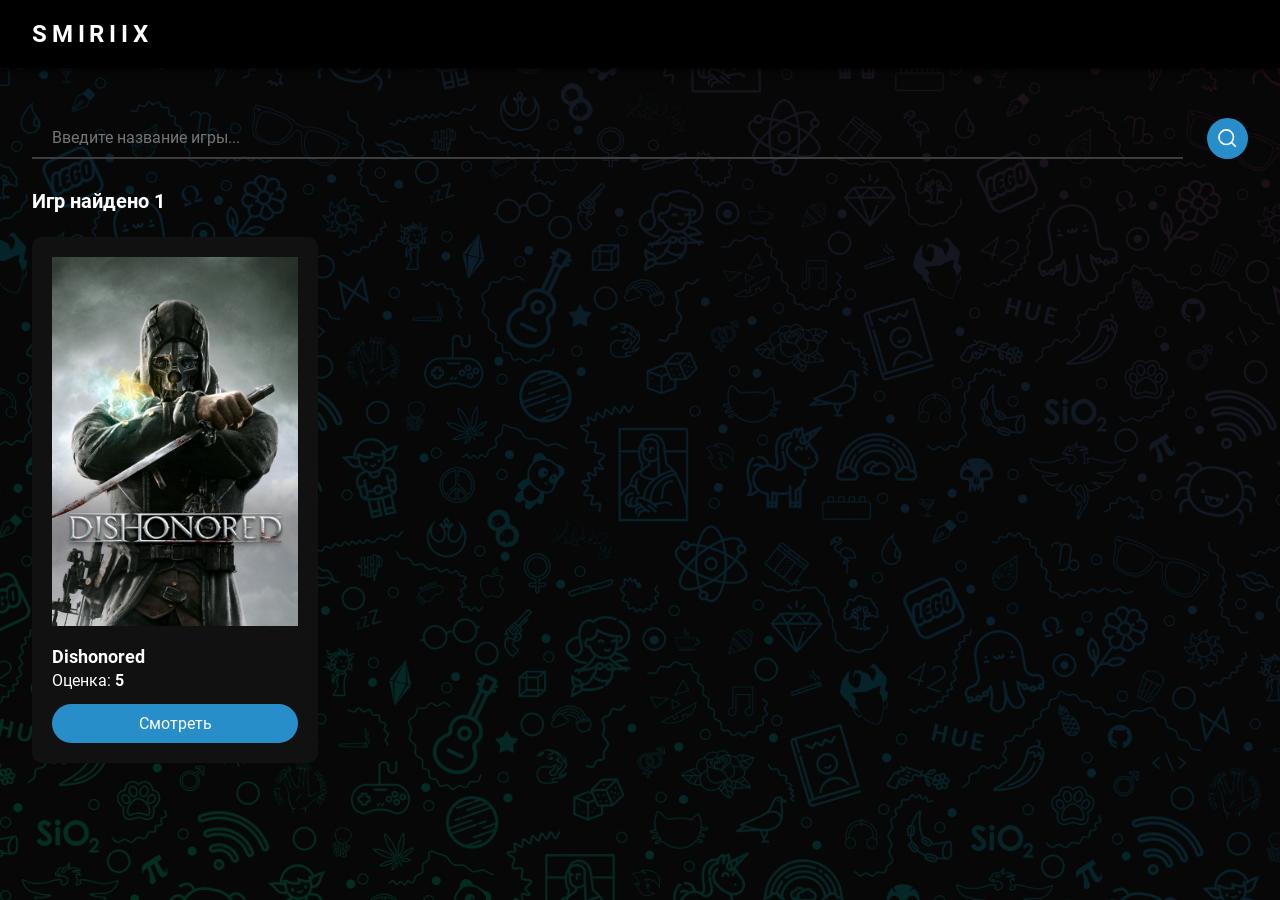
<file: index.html>
<!DOCTYPE html>
<html lang="ru">
<head>
    <meta charset="UTF-8">
    <meta name="viewport" content="width=device-width, initial-scale=1.0">
    <title>Document</title>
    <link rel="stylesheet" href="./css/font.css">
    <link rel="stylesheet" href="./css/style.css">
</head>
<body>
    <header class="header">
        <div class="container">
            <div class="header__wrapper">
                <a href="/twitch/" class="header__logo">Smiriix</a>
            </div>
        </div>
    </header>
    <section class="gameList">
        <div class="container">
            <form class="gameList__search" method="GET">
                <input type="text" name="q" minlength="3" placeholder="Введите название игры...">
                <button type="submit"></button>
            </form>
            <div class="gameList__wrapper"></div>
        </div>
    </section>
    <script src="./script.js"></script>
</body>

</html>
</file>
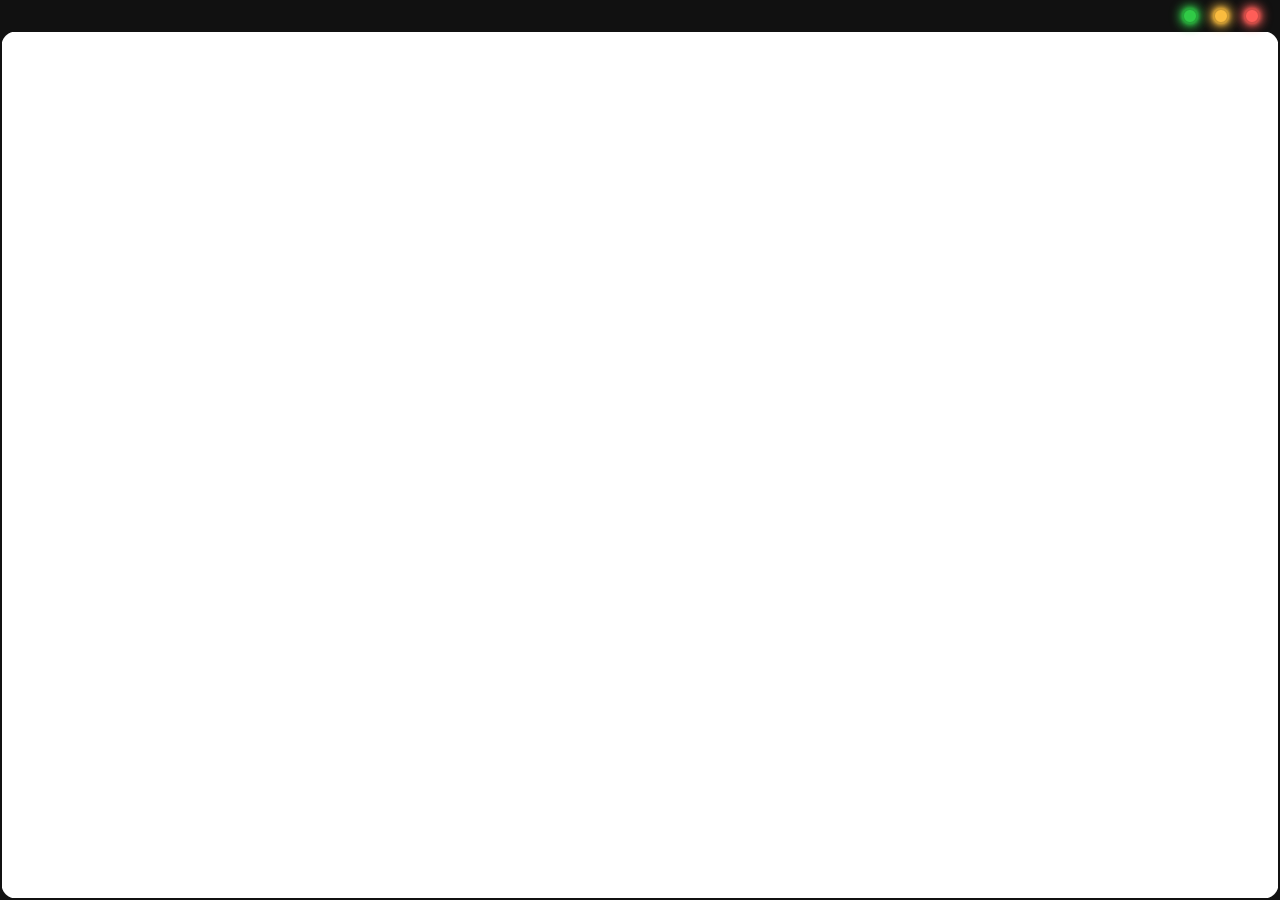
<file: MacOS-border.html>
<!DOCTYPE html>
<html lang="ru">

<head>
    <meta charset="UTF-8">
    <meta name="viewport" content="width=device-width, initial-scale=1.0, maximum-scale=1.0">
    <title>StreamBorder</title>
    <style>
        * {
            margin: 0;
            padding: 0;
            font-family: Arial, sans-serif;
            font-size: 16px;
            outline: none;
            transition: unset !important;
        }

        :root {
            --border_height: 32px;
            --btn_size: 16px;
            --size: 15px;
            --title: '';
            --borderColor: #111;
        }

        body,
        html {
            position: relative;
            min-height: 100vh;
            margin: 0;
            padding: 0;
            width: 100%;
            height: 100%;
            overflow: hidden;
        }
        body {
            background-color: rgba(0, 0, 0, 0); margin: 0px auto; overflow: hidden;
        }

        .border {
            position: relative;
            height: 100vh;
            border-left: 2px solid var(--borderColor);
            border-right: 2px solid var(--borderColor);
            border-bottom: 2px solid var(--borderColor);
            box-sizing: border-box;
        }

        .border__top {
            position: absolute;
            display: flex;
            align-items: center;
            justify-content: space-between;
            height: var(--border_height);
            background: var(--borderColor);
            left: -2px;
            right: -2px;
            top: 0;
            /* border-radius: 10px 10px 0 0; */
            padding: 0px 20px;
            box-sizing: border-box;
            gap: 20px;
        }

        .border__top:after {
            position: relative;
            content: var(--title);
            order: 1;
            color: #fff;
            font-weight: 700;
            line-height: 1em;
            letter-spacing: .3em;
            margin-right: auto;
            font-size: 16px;
        }

        .border__btns {
            display: flex;
            align-items: center;
            justify-content: center;
            gap: 15px;
            order: 2;
        }

        .border__btns span {
            display: block;
            background: #fff;
            width: var(--btn_size);
            aspect-ratio: 1 / 1;
            border-radius: 50%;
            background: var(--color);
            border: 2px solid #0003;
            box-sizing: border-box;
            filter: drop-shadow(0 0 6px var(--color)) drop-shadow(0 0 2px var(--color));
        }

        .border__bottom {
            position: absolute;
            top: var(--border_height);
            left: 0;
            right: 0;
            bottom: 0;
            /* background: #0005; */
        }

        .border__bottom span {
            display: block;
            position: absolute;
            width: var(--size);
            aspect-ratio: 1 / 1;
            background: var(--borderColor);
            mask-composite: exclude !important;
        }

        .border__bottom span:nth-child(1) {
            top: -1px;
            left: -1px;
            mask: radial-gradient(circle at bottom right, #000 calc(var(--size) - 1px), #0000 var(--size)), linear-gradient(to right, #000, #000);
        }

        .border__bottom span:nth-child(2) {
            top: -1px;
            right: -1px;
            mask: radial-gradient(circle at bottom left, #000 calc(var(--size) - 1px), #0000 var(--size)), linear-gradient(to right, #000, #000);
        }

        .border__bottom span:nth-child(3) {
            bottom: -1px;
            right: -1px;
            mask: radial-gradient(circle at top left, #000 calc(var(--size) - 1px), #0000 var(--size)), linear-gradient(to right, #000, #000);
        }

        .border__bottom span:nth-child(4) {
            bottom: -1px;
            left: -1px;
            mask: radial-gradient(circle at top right, #000 calc(var(--size) - 1px), #0000 var(--size)), linear-gradient(to right, #000, #000);
        }
    </style>
</head>

<body>
    <div class="border">
        <div class="border__top">
            <div class="border__btns">
                <span style="--color: #30ca46;"></span>
                <span style="--color: #fabc3f;"></span>
                <span style="--color: #ff5e58;"></span>
            </div>
        </div>
        <div class="border__bottom">
            <span></span>
            <span></span>
            <span></span>
            <span></span>
        </div>
    </div>
</body>

</html>
</file>
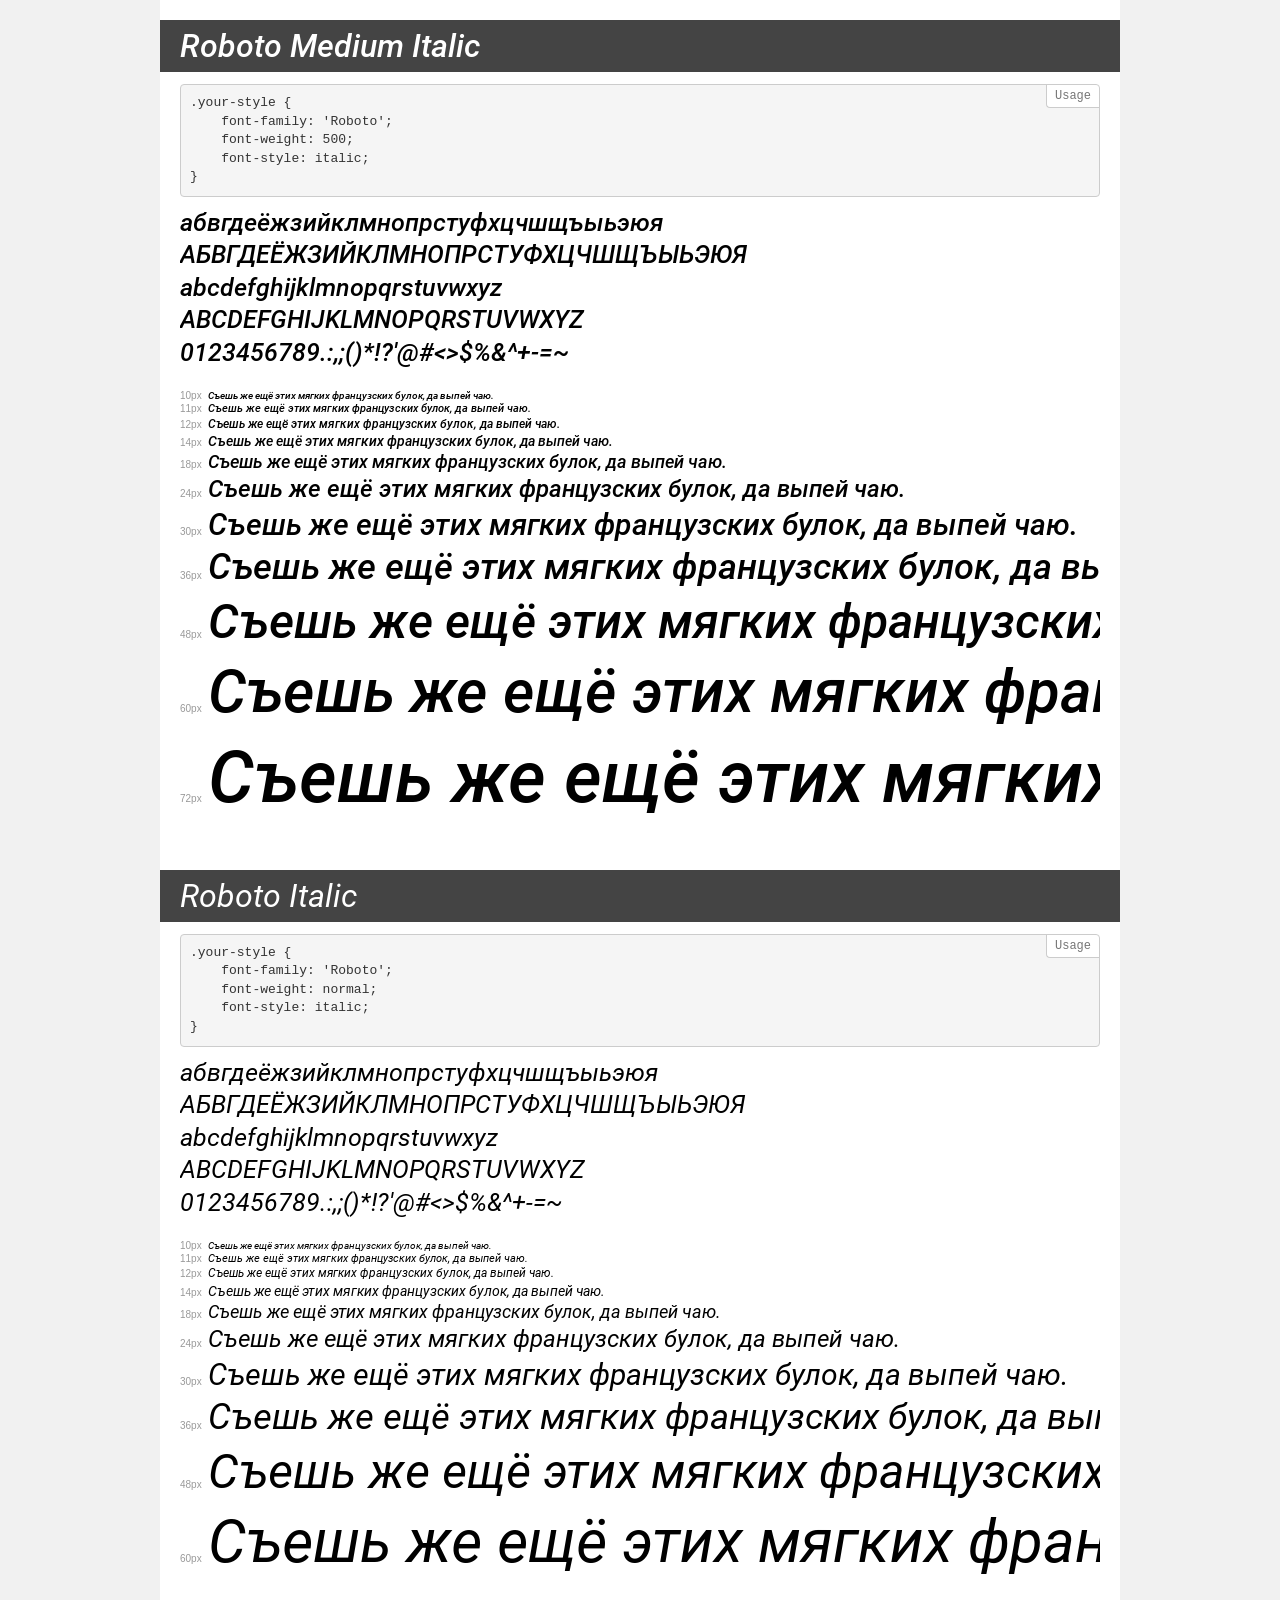
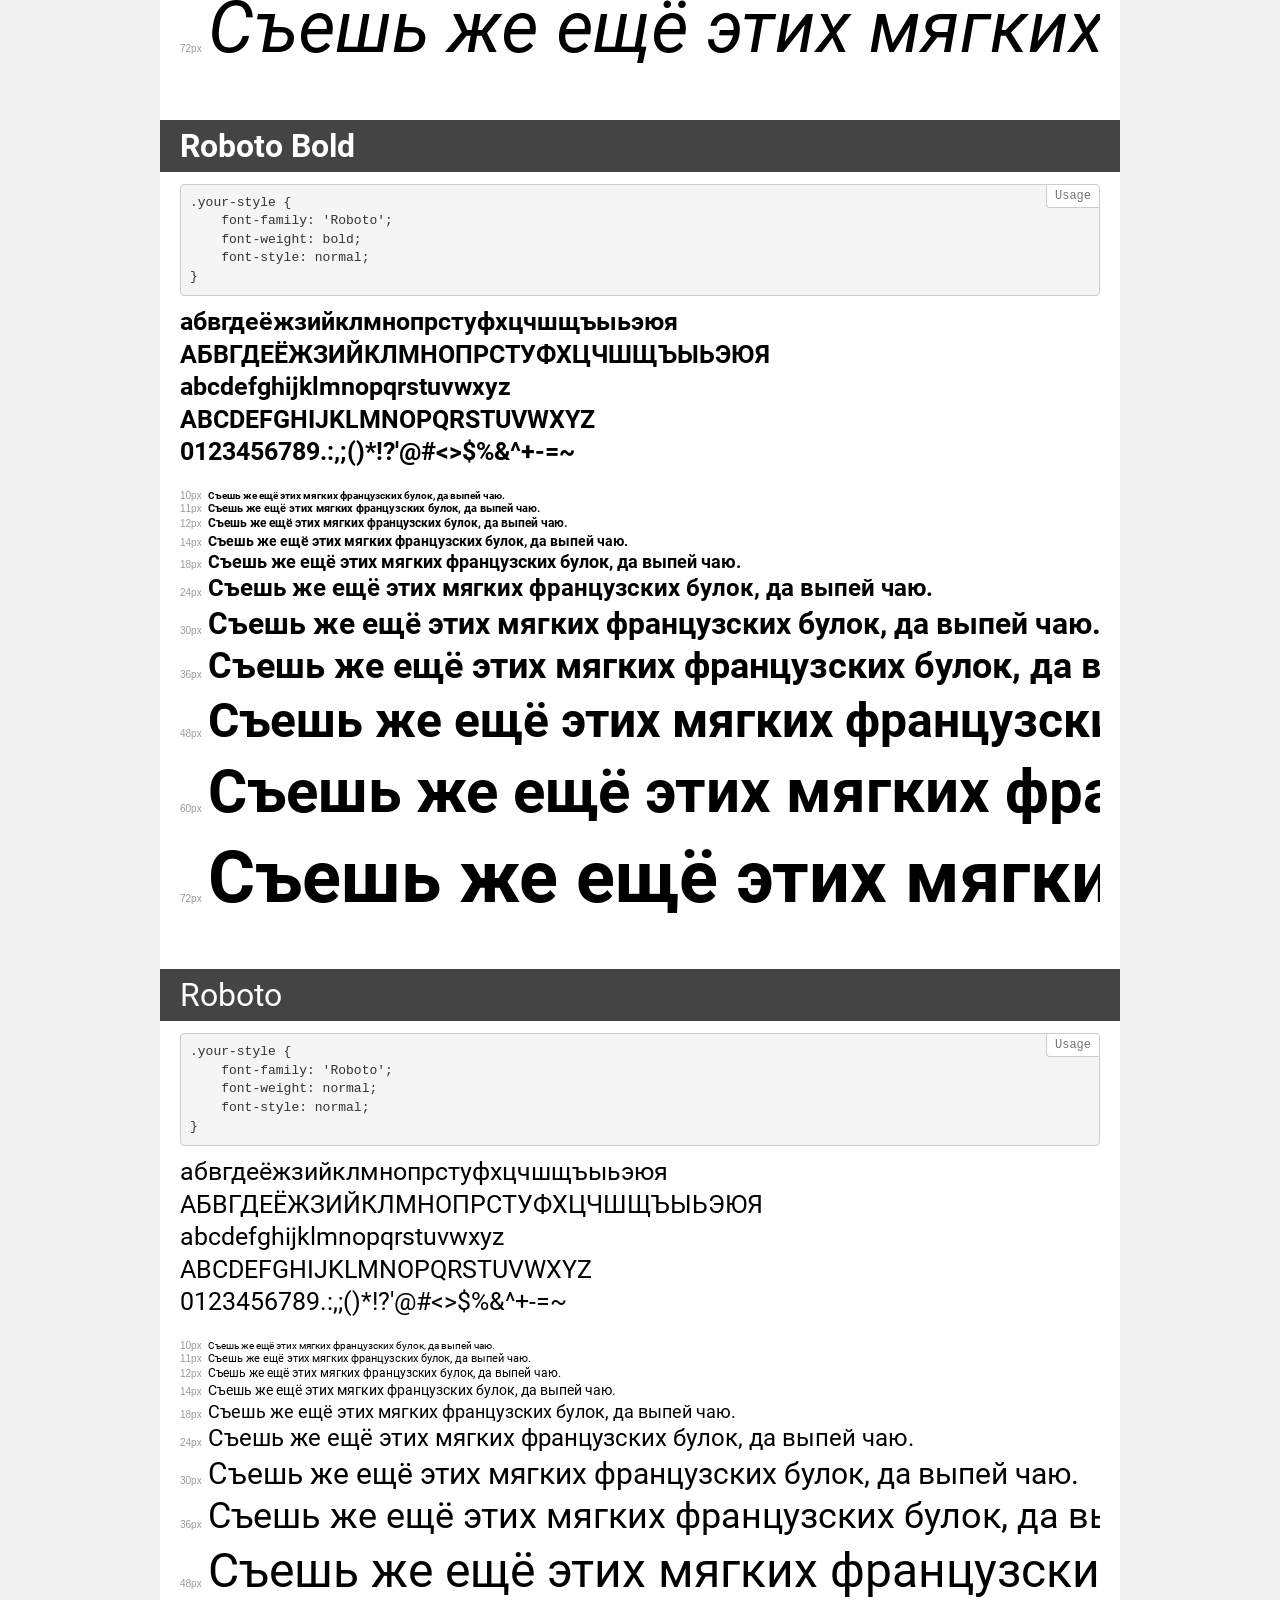
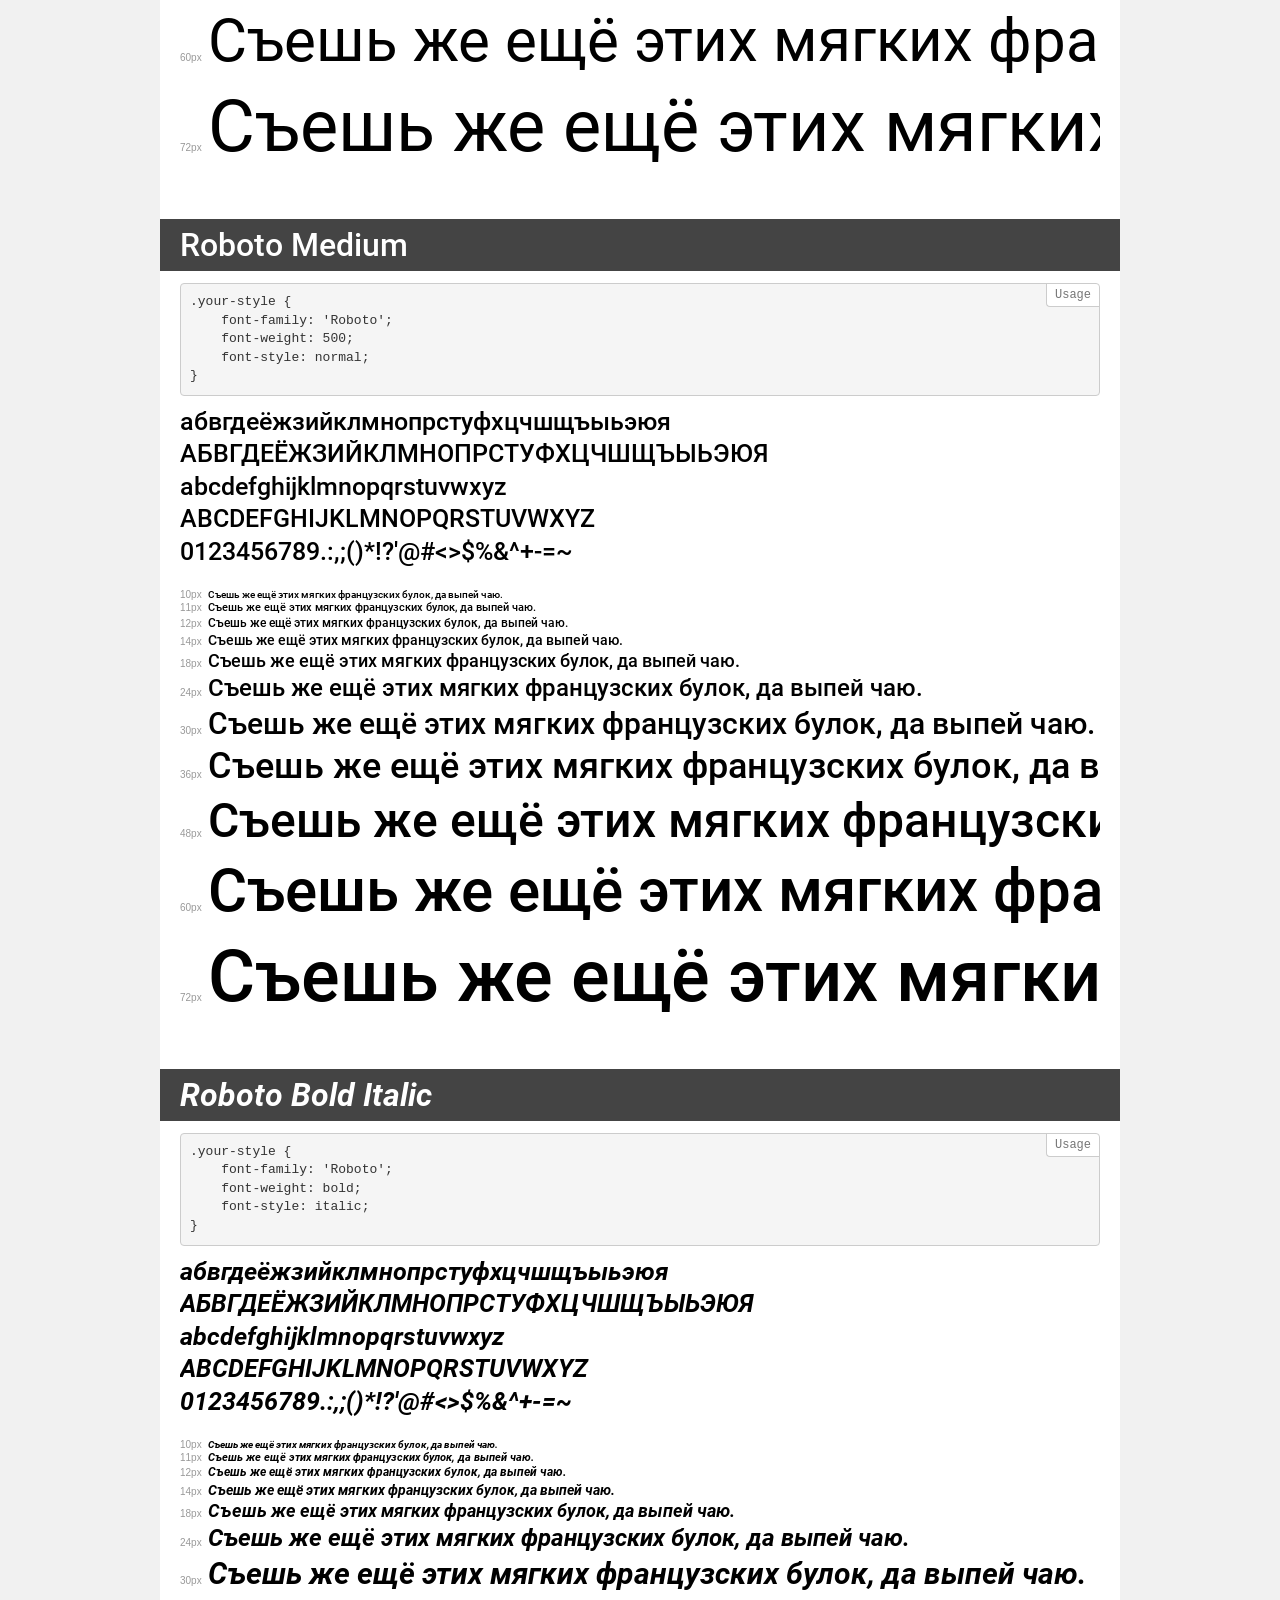
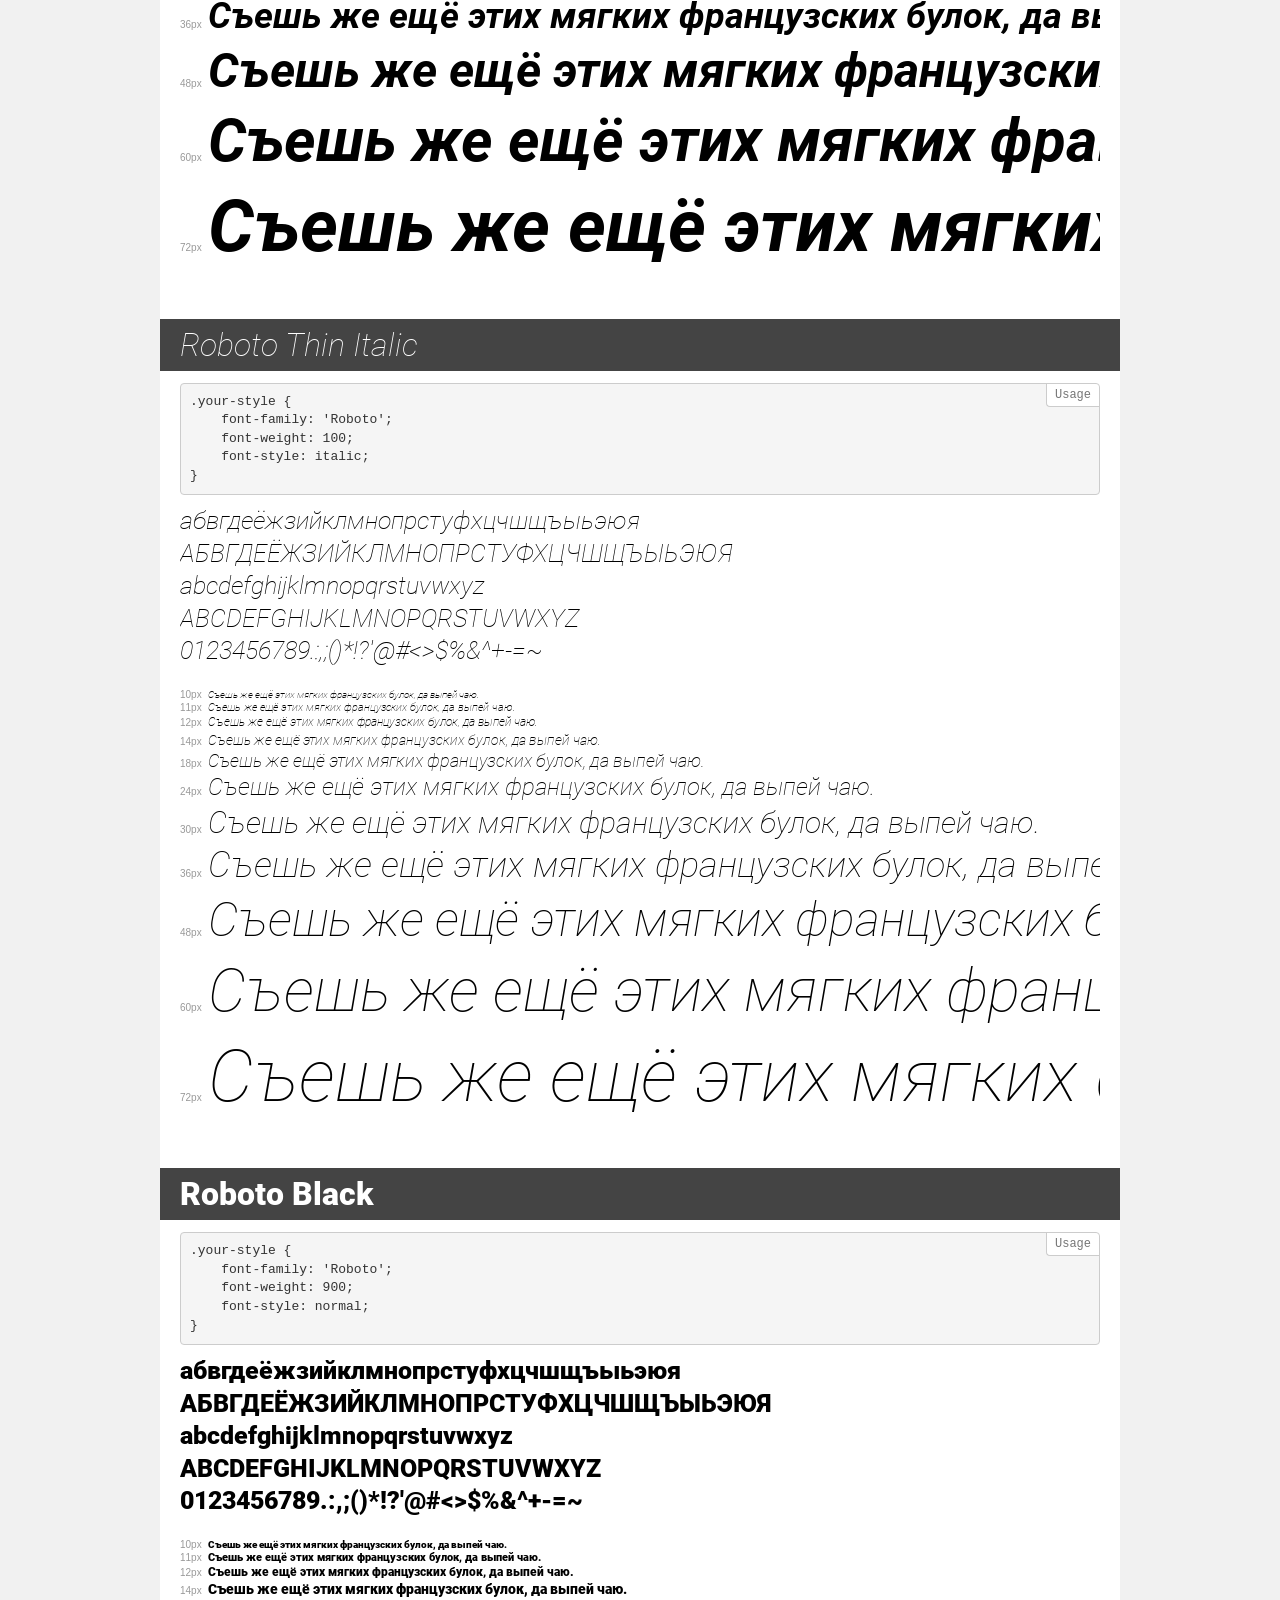
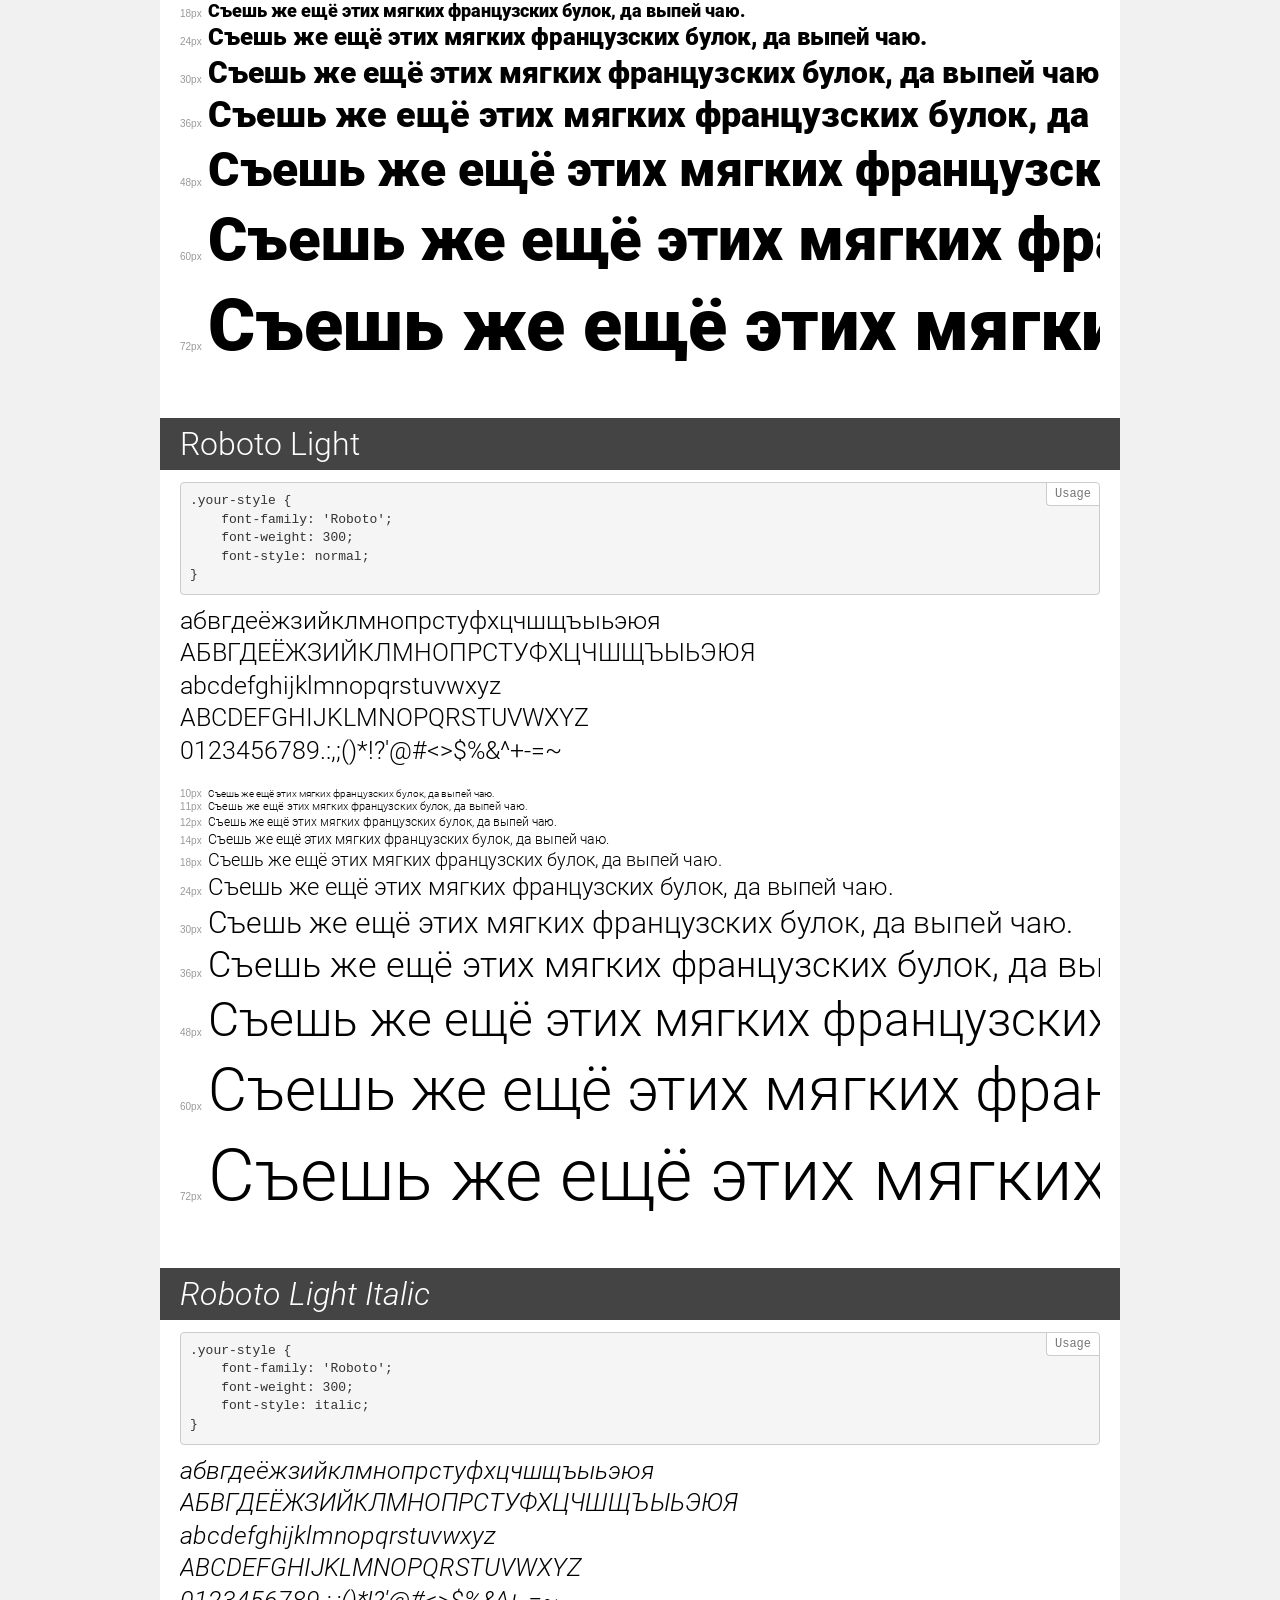
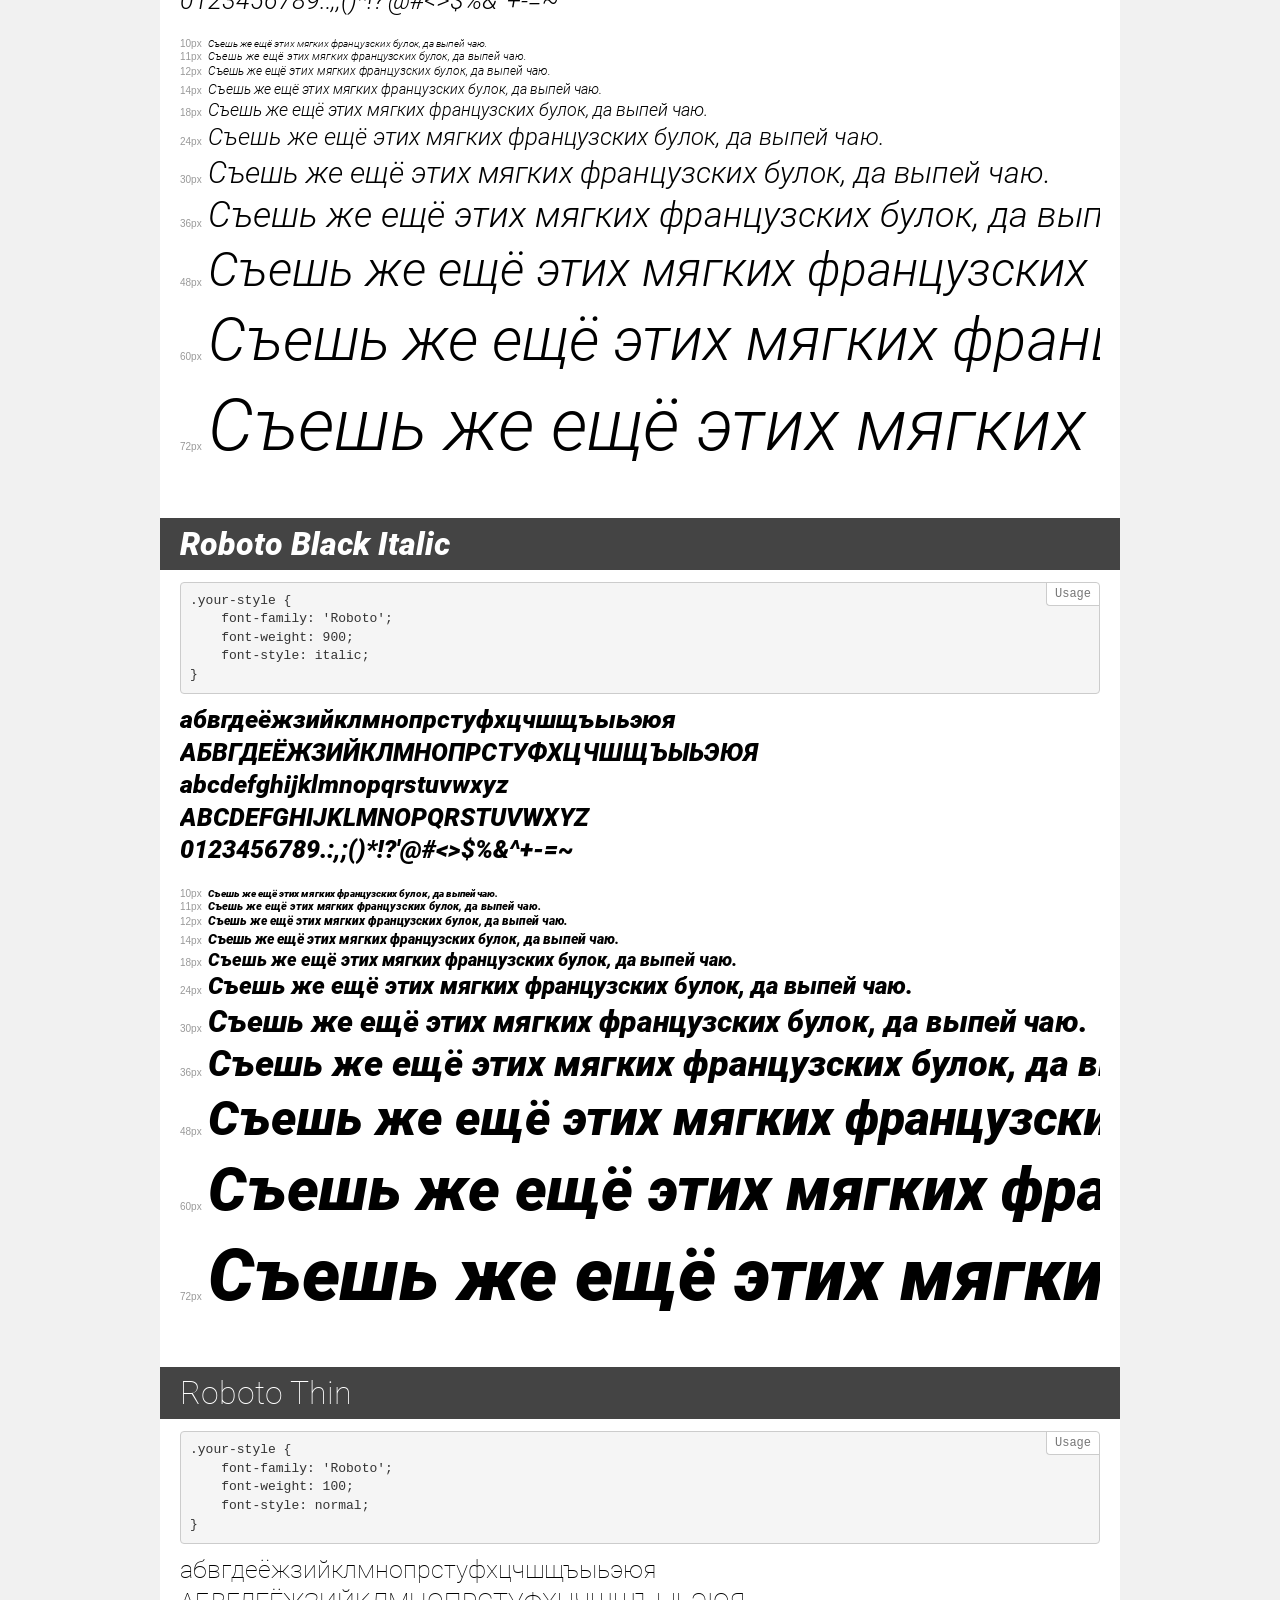
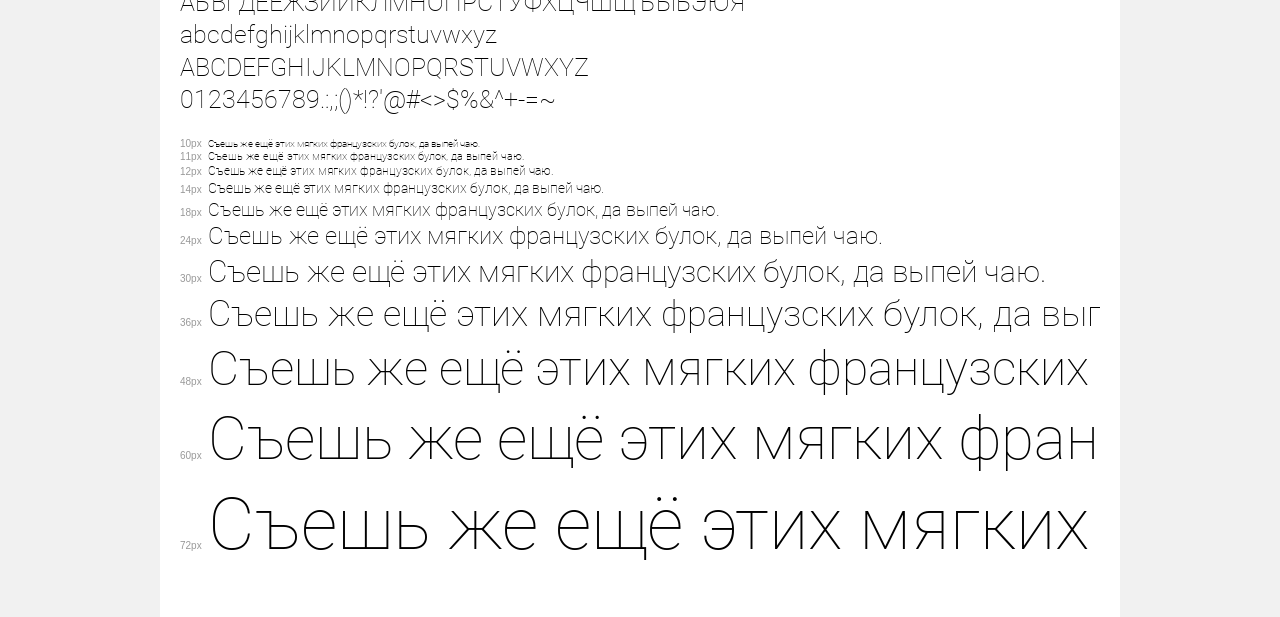
<file: fonts/Roboto/demo.html>
<!DOCTYPE html>
<html>
<head>
    <meta charset="utf-8">
    <meta http-equiv="X-UA-Compatible" content="IE=edge">
    <meta name="viewport" content="width=device-width, initial-scale=1">
    <meta name="robots" content="noindex, noarchive">
    <title>Transfonter demo</title>
    <link href="stylesheet.css" rel="stylesheet">
    <style>
        /*
        http://meyerweb.com/eric/tools/css/reset/
        v2.0 | 20110126
        License: none (public domain)
        */
        html, body, div, span, applet, object, iframe,
        h1, h2, h3, h4, h5, h6, p, blockquote, pre,
        a, abbr, acronym, address, big, cite, code,
        del, dfn, em, img, ins, kbd, q, s, samp,
        small, strike, strong, sub, sup, tt, var,
        b, u, i, center,
        dl, dt, dd, ol, ul, li,
        fieldset, form, label, legend,
        table, caption, tbody, tfoot, thead, tr, th, td,
        article, aside, canvas, details, embed,
        figure, figcaption, footer, header, hgroup,
        menu, nav, output, ruby, section, summary,
        time, mark, audio, video {
            margin: 0;
            padding: 0;
            border: 0;
            font-size: 100%;
            font: inherit;
            vertical-align: baseline;
        }
        /* HTML5 display-role reset for older browsers */
        article, aside, details, figcaption, figure,
        footer, header, hgroup, menu, nav, section {
            display: block;
        }
        body {
            line-height: 1;
        }
        ol, ul {
            list-style: none;
        }
        blockquote, q {
            quotes: none;
        }
        blockquote:before, blockquote:after,
        q:before, q:after {
            content: '';
            content: none;
        }
        table {
            border-collapse: collapse;
            border-spacing: 0;
        }
        /* common styles */
        body {
            background: #f1f1f1;
            color: #000;
        }
        .page {
            background: #fff;
            width: 920px;
            margin: 0 auto;
            padding: 20px 20px 0 20px;
            overflow: hidden;
        }
        .font-container {
            overflow-x: auto;
            overflow-y: hidden;
            margin-bottom: 40px;
            line-height: 1.3;
            white-space: nowrap;
            padding-bottom: 5px;
        }
        h1 {
            position: relative;
            background: #444;
            font-size: 32px;
            color: #fff;
            padding: 10px 20px;
            margin: 0 -20px 12px -20px;
        }
        .letters {
            font-size: 25px;
            margin-bottom: 20px;
        }
        .s10:before {
            content: '10px';
        }
        .s11:before {
            content: '11px';
        }
        .s12:before {
            content: '12px';
        }
        .s14:before {
            content: '14px';
        }
        .s18:before {
            content: '18px';
        }
        .s24:before {
            content: '24px';
        }
        .s30:before {
            content: '30px';
        }
        .s36:before {
            content: '36px';
        }
        .s48:before {
            content: '48px';
        }
        .s60:before {
            content: '60px';
        }
        .s72:before {
            content: '72px';
        }
        .s10:before, .s11:before, .s12:before, .s14:before,
        .s18:before, .s24:before, .s30:before, .s36:before,
        .s48:before, .s60:before, .s72:before {
            font-family: Arial, sans-serif;
            font-size: 10px;
            font-weight: normal;
            font-style: normal;
            color: #999;
            padding-right: 6px;
        }
        pre {
            display: block;
            position: relative;
            padding: 9px;
            margin: 0 0 10px;
            font-family: Monaco, Menlo, Consolas, "Courier New", monospace !important;
            font-size: 13px;
            line-height: 1.428571429;
            color: #333;
            font-weight: normal !important;
            font-style: normal !important;
            background-color: #f5f5f5;
            border: 1px solid #ccc;
            overflow-x: auto;
            border-radius: 4px;
        }
        pre:after {
            display: block;
            position: absolute;
            right: 0;
            top: 0;
            content: 'Usage';
            line-height: 1;
            padding: 5px 8px;
            font-size: 12px;
            color: #767676;
            background-color: #fff;
            border: 1px solid #ccc;
            border-right: none;
            border-top: none;
            border-radius: 0 4px 0 4px;
            z-index: 10;
        }
        /* responsive */
        @media (max-width: 959px) {
            .page {
                width: auto;
                margin: 0;
            }
        }
    </style>
</head>
<body>
<div class="page">
    <div class="demo" style="font-family: 'Roboto'; font-weight: 500; font-style: italic;">
        <h1>Roboto Medium Italic</h1>
        <pre>.your-style {
    font-family: 'Roboto';
    font-weight: 500;
    font-style: italic;
}</pre>
        <div class="font-container">
            <p class="letters">
                абвгдеёжзийклмнопрстуфхцчшщъыьэюя<br>
АБВГДЕЁЖЗИЙКЛМНОПРСТУФХЦЧШЩЪЫЬЭЮЯ<br>
abcdefghijklmnopqrstuvwxyz<br>
ABCDEFGHIJKLMNOPQRSTUVWXYZ<br>
                0123456789.:,;()*!?'@#<>$%&^+-=~
            </p>
            <p class="s10" style="font-size: 10px;">Съешь же ещё этих мягких французских булок, да выпей чаю.</p>
            <p class="s11" style="font-size: 11px;">Съешь же ещё этих мягких французских булок, да выпей чаю.</p>
            <p class="s12" style="font-size: 12px;">Съешь же ещё этих мягких французских булок, да выпей чаю.</p>
            <p class="s14" style="font-size: 14px;">Съешь же ещё этих мягких французских булок, да выпей чаю.</p>
            <p class="s18" style="font-size: 18px;">Съешь же ещё этих мягких французских булок, да выпей чаю.</p>
            <p class="s24" style="font-size: 24px;">Съешь же ещё этих мягких французских булок, да выпей чаю.</p>
            <p class="s30" style="font-size: 30px;">Съешь же ещё этих мягких французских булок, да выпей чаю.</p>
            <p class="s36" style="font-size: 36px;">Съешь же ещё этих мягких французских булок, да выпей чаю.</p>
            <p class="s48" style="font-size: 48px;">Съешь же ещё этих мягких французских булок, да выпей чаю.</p>
            <p class="s60" style="font-size: 60px;">Съешь же ещё этих мягких французских булок, да выпей чаю.</p>
            <p class="s72" style="font-size: 72px;">Съешь же ещё этих мягких французских булок, да выпей чаю.</p>
        </div>
    </div>
    <div class="demo" style="font-family: 'Roboto'; font-weight: normal; font-style: italic;">
        <h1>Roboto Italic</h1>
        <pre>.your-style {
    font-family: 'Roboto';
    font-weight: normal;
    font-style: italic;
}</pre>
        <div class="font-container">
            <p class="letters">
                абвгдеёжзийклмнопрстуфхцчшщъыьэюя<br>
АБВГДЕЁЖЗИЙКЛМНОПРСТУФХЦЧШЩЪЫЬЭЮЯ<br>
abcdefghijklmnopqrstuvwxyz<br>
ABCDEFGHIJKLMNOPQRSTUVWXYZ<br>
                0123456789.:,;()*!?'@#<>$%&^+-=~
            </p>
            <p class="s10" style="font-size: 10px;">Съешь же ещё этих мягких французских булок, да выпей чаю.</p>
            <p class="s11" style="font-size: 11px;">Съешь же ещё этих мягких французских булок, да выпей чаю.</p>
            <p class="s12" style="font-size: 12px;">Съешь же ещё этих мягких французских булок, да выпей чаю.</p>
            <p class="s14" style="font-size: 14px;">Съешь же ещё этих мягких французских булок, да выпей чаю.</p>
            <p class="s18" style="font-size: 18px;">Съешь же ещё этих мягких французских булок, да выпей чаю.</p>
            <p class="s24" style="font-size: 24px;">Съешь же ещё этих мягких французских булок, да выпей чаю.</p>
            <p class="s30" style="font-size: 30px;">Съешь же ещё этих мягких французских булок, да выпей чаю.</p>
            <p class="s36" style="font-size: 36px;">Съешь же ещё этих мягких французских булок, да выпей чаю.</p>
            <p class="s48" style="font-size: 48px;">Съешь же ещё этих мягких французских булок, да выпей чаю.</p>
            <p class="s60" style="font-size: 60px;">Съешь же ещё этих мягких французских булок, да выпей чаю.</p>
            <p class="s72" style="font-size: 72px;">Съешь же ещё этих мягких французских булок, да выпей чаю.</p>
        </div>
    </div>
    <div class="demo" style="font-family: 'Roboto'; font-weight: bold; font-style: normal;">
        <h1>Roboto Bold</h1>
        <pre>.your-style {
    font-family: 'Roboto';
    font-weight: bold;
    font-style: normal;
}</pre>
        <div class="font-container">
            <p class="letters">
                абвгдеёжзийклмнопрстуфхцчшщъыьэюя<br>
АБВГДЕЁЖЗИЙКЛМНОПРСТУФХЦЧШЩЪЫЬЭЮЯ<br>
abcdefghijklmnopqrstuvwxyz<br>
ABCDEFGHIJKLMNOPQRSTUVWXYZ<br>
                0123456789.:,;()*!?'@#<>$%&^+-=~
            </p>
            <p class="s10" style="font-size: 10px;">Съешь же ещё этих мягких французских булок, да выпей чаю.</p>
            <p class="s11" style="font-size: 11px;">Съешь же ещё этих мягких французских булок, да выпей чаю.</p>
            <p class="s12" style="font-size: 12px;">Съешь же ещё этих мягких французских булок, да выпей чаю.</p>
            <p class="s14" style="font-size: 14px;">Съешь же ещё этих мягких французских булок, да выпей чаю.</p>
            <p class="s18" style="font-size: 18px;">Съешь же ещё этих мягких французских булок, да выпей чаю.</p>
            <p class="s24" style="font-size: 24px;">Съешь же ещё этих мягких французских булок, да выпей чаю.</p>
            <p class="s30" style="font-size: 30px;">Съешь же ещё этих мягких французских булок, да выпей чаю.</p>
            <p class="s36" style="font-size: 36px;">Съешь же ещё этих мягких французских булок, да выпей чаю.</p>
            <p class="s48" style="font-size: 48px;">Съешь же ещё этих мягких французских булок, да выпей чаю.</p>
            <p class="s60" style="font-size: 60px;">Съешь же ещё этих мягких французских булок, да выпей чаю.</p>
            <p class="s72" style="font-size: 72px;">Съешь же ещё этих мягких французских булок, да выпей чаю.</p>
        </div>
    </div>
    <div class="demo" style="font-family: 'Roboto'; font-weight: normal; font-style: normal;">
        <h1>Roboto</h1>
        <pre>.your-style {
    font-family: 'Roboto';
    font-weight: normal;
    font-style: normal;
}</pre>
        <div class="font-container">
            <p class="letters">
                абвгдеёжзийклмнопрстуфхцчшщъыьэюя<br>
АБВГДЕЁЖЗИЙКЛМНОПРСТУФХЦЧШЩЪЫЬЭЮЯ<br>
abcdefghijklmnopqrstuvwxyz<br>
ABCDEFGHIJKLMNOPQRSTUVWXYZ<br>
                0123456789.:,;()*!?'@#<>$%&^+-=~
            </p>
            <p class="s10" style="font-size: 10px;">Съешь же ещё этих мягких французских булок, да выпей чаю.</p>
            <p class="s11" style="font-size: 11px;">Съешь же ещё этих мягких французских булок, да выпей чаю.</p>
            <p class="s12" style="font-size: 12px;">Съешь же ещё этих мягких французских булок, да выпей чаю.</p>
            <p class="s14" style="font-size: 14px;">Съешь же ещё этих мягких французских булок, да выпей чаю.</p>
            <p class="s18" style="font-size: 18px;">Съешь же ещё этих мягких французских булок, да выпей чаю.</p>
            <p class="s24" style="font-size: 24px;">Съешь же ещё этих мягких французских булок, да выпей чаю.</p>
            <p class="s30" style="font-size: 30px;">Съешь же ещё этих мягких французских булок, да выпей чаю.</p>
            <p class="s36" style="font-size: 36px;">Съешь же ещё этих мягких французских булок, да выпей чаю.</p>
            <p class="s48" style="font-size: 48px;">Съешь же ещё этих мягких французских булок, да выпей чаю.</p>
            <p class="s60" style="font-size: 60px;">Съешь же ещё этих мягких французских булок, да выпей чаю.</p>
            <p class="s72" style="font-size: 72px;">Съешь же ещё этих мягких французских булок, да выпей чаю.</p>
        </div>
    </div>
    <div class="demo" style="font-family: 'Roboto'; font-weight: 500; font-style: normal;">
        <h1>Roboto Medium</h1>
        <pre>.your-style {
    font-family: 'Roboto';
    font-weight: 500;
    font-style: normal;
}</pre>
        <div class="font-container">
            <p class="letters">
                абвгдеёжзийклмнопрстуфхцчшщъыьэюя<br>
АБВГДЕЁЖЗИЙКЛМНОПРСТУФХЦЧШЩЪЫЬЭЮЯ<br>
abcdefghijklmnopqrstuvwxyz<br>
ABCDEFGHIJKLMNOPQRSTUVWXYZ<br>
                0123456789.:,;()*!?'@#<>$%&^+-=~
            </p>
            <p class="s10" style="font-size: 10px;">Съешь же ещё этих мягких французских булок, да выпей чаю.</p>
            <p class="s11" style="font-size: 11px;">Съешь же ещё этих мягких французских булок, да выпей чаю.</p>
            <p class="s12" style="font-size: 12px;">Съешь же ещё этих мягких французских булок, да выпей чаю.</p>
            <p class="s14" style="font-size: 14px;">Съешь же ещё этих мягких французских булок, да выпей чаю.</p>
            <p class="s18" style="font-size: 18px;">Съешь же ещё этих мягких французских булок, да выпей чаю.</p>
            <p class="s24" style="font-size: 24px;">Съешь же ещё этих мягких французских булок, да выпей чаю.</p>
            <p class="s30" style="font-size: 30px;">Съешь же ещё этих мягких французских булок, да выпей чаю.</p>
            <p class="s36" style="font-size: 36px;">Съешь же ещё этих мягких французских булок, да выпей чаю.</p>
            <p class="s48" style="font-size: 48px;">Съешь же ещё этих мягких французских булок, да выпей чаю.</p>
            <p class="s60" style="font-size: 60px;">Съешь же ещё этих мягких французских булок, да выпей чаю.</p>
            <p class="s72" style="font-size: 72px;">Съешь же ещё этих мягких французских булок, да выпей чаю.</p>
        </div>
    </div>
    <div class="demo" style="font-family: 'Roboto'; font-weight: bold; font-style: italic;">
        <h1>Roboto Bold Italic</h1>
        <pre>.your-style {
    font-family: 'Roboto';
    font-weight: bold;
    font-style: italic;
}</pre>
        <div class="font-container">
            <p class="letters">
                абвгдеёжзийклмнопрстуфхцчшщъыьэюя<br>
АБВГДЕЁЖЗИЙКЛМНОПРСТУФХЦЧШЩЪЫЬЭЮЯ<br>
abcdefghijklmnopqrstuvwxyz<br>
ABCDEFGHIJKLMNOPQRSTUVWXYZ<br>
                0123456789.:,;()*!?'@#<>$%&^+-=~
            </p>
            <p class="s10" style="font-size: 10px;">Съешь же ещё этих мягких французских булок, да выпей чаю.</p>
            <p class="s11" style="font-size: 11px;">Съешь же ещё этих мягких французских булок, да выпей чаю.</p>
            <p class="s12" style="font-size: 12px;">Съешь же ещё этих мягких французских булок, да выпей чаю.</p>
            <p class="s14" style="font-size: 14px;">Съешь же ещё этих мягких французских булок, да выпей чаю.</p>
            <p class="s18" style="font-size: 18px;">Съешь же ещё этих мягких французских булок, да выпей чаю.</p>
            <p class="s24" style="font-size: 24px;">Съешь же ещё этих мягких французских булок, да выпей чаю.</p>
            <p class="s30" style="font-size: 30px;">Съешь же ещё этих мягких французских булок, да выпей чаю.</p>
            <p class="s36" style="font-size: 36px;">Съешь же ещё этих мягких французских булок, да выпей чаю.</p>
            <p class="s48" style="font-size: 48px;">Съешь же ещё этих мягких французских булок, да выпей чаю.</p>
            <p class="s60" style="font-size: 60px;">Съешь же ещё этих мягких французских булок, да выпей чаю.</p>
            <p class="s72" style="font-size: 72px;">Съешь же ещё этих мягких французских булок, да выпей чаю.</p>
        </div>
    </div>
    <div class="demo" style="font-family: 'Roboto'; font-weight: 100; font-style: italic;">
        <h1>Roboto Thin Italic</h1>
        <pre>.your-style {
    font-family: 'Roboto';
    font-weight: 100;
    font-style: italic;
}</pre>
        <div class="font-container">
            <p class="letters">
                абвгдеёжзийклмнопрстуфхцчшщъыьэюя<br>
АБВГДЕЁЖЗИЙКЛМНОПРСТУФХЦЧШЩЪЫЬЭЮЯ<br>
abcdefghijklmnopqrstuvwxyz<br>
ABCDEFGHIJKLMNOPQRSTUVWXYZ<br>
                0123456789.:,;()*!?'@#<>$%&^+-=~
            </p>
            <p class="s10" style="font-size: 10px;">Съешь же ещё этих мягких французских булок, да выпей чаю.</p>
            <p class="s11" style="font-size: 11px;">Съешь же ещё этих мягких французских булок, да выпей чаю.</p>
            <p class="s12" style="font-size: 12px;">Съешь же ещё этих мягких французских булок, да выпей чаю.</p>
            <p class="s14" style="font-size: 14px;">Съешь же ещё этих мягких французских булок, да выпей чаю.</p>
            <p class="s18" style="font-size: 18px;">Съешь же ещё этих мягких французских булок, да выпей чаю.</p>
            <p class="s24" style="font-size: 24px;">Съешь же ещё этих мягких французских булок, да выпей чаю.</p>
            <p class="s30" style="font-size: 30px;">Съешь же ещё этих мягких французских булок, да выпей чаю.</p>
            <p class="s36" style="font-size: 36px;">Съешь же ещё этих мягких французских булок, да выпей чаю.</p>
            <p class="s48" style="font-size: 48px;">Съешь же ещё этих мягких французских булок, да выпей чаю.</p>
            <p class="s60" style="font-size: 60px;">Съешь же ещё этих мягких французских булок, да выпей чаю.</p>
            <p class="s72" style="font-size: 72px;">Съешь же ещё этих мягких французских булок, да выпей чаю.</p>
        </div>
    </div>
    <div class="demo" style="font-family: 'Roboto'; font-weight: 900; font-style: normal;">
        <h1>Roboto Black</h1>
        <pre>.your-style {
    font-family: 'Roboto';
    font-weight: 900;
    font-style: normal;
}</pre>
        <div class="font-container">
            <p class="letters">
                абвгдеёжзийклмнопрстуфхцчшщъыьэюя<br>
АБВГДЕЁЖЗИЙКЛМНОПРСТУФХЦЧШЩЪЫЬЭЮЯ<br>
abcdefghijklmnopqrstuvwxyz<br>
ABCDEFGHIJKLMNOPQRSTUVWXYZ<br>
                0123456789.:,;()*!?'@#<>$%&^+-=~
            </p>
            <p class="s10" style="font-size: 10px;">Съешь же ещё этих мягких французских булок, да выпей чаю.</p>
            <p class="s11" style="font-size: 11px;">Съешь же ещё этих мягких французских булок, да выпей чаю.</p>
            <p class="s12" style="font-size: 12px;">Съешь же ещё этих мягких французских булок, да выпей чаю.</p>
            <p class="s14" style="font-size: 14px;">Съешь же ещё этих мягких французских булок, да выпей чаю.</p>
            <p class="s18" style="font-size: 18px;">Съешь же ещё этих мягких французских булок, да выпей чаю.</p>
            <p class="s24" style="font-size: 24px;">Съешь же ещё этих мягких французских булок, да выпей чаю.</p>
            <p class="s30" style="font-size: 30px;">Съешь же ещё этих мягких французских булок, да выпей чаю.</p>
            <p class="s36" style="font-size: 36px;">Съешь же ещё этих мягких французских булок, да выпей чаю.</p>
            <p class="s48" style="font-size: 48px;">Съешь же ещё этих мягких французских булок, да выпей чаю.</p>
            <p class="s60" style="font-size: 60px;">Съешь же ещё этих мягких французских булок, да выпей чаю.</p>
            <p class="s72" style="font-size: 72px;">Съешь же ещё этих мягких французских булок, да выпей чаю.</p>
        </div>
    </div>
    <div class="demo" style="font-family: 'Roboto'; font-weight: 300; font-style: normal;">
        <h1>Roboto Light</h1>
        <pre>.your-style {
    font-family: 'Roboto';
    font-weight: 300;
    font-style: normal;
}</pre>
        <div class="font-container">
            <p class="letters">
                абвгдеёжзийклмнопрстуфхцчшщъыьэюя<br>
АБВГДЕЁЖЗИЙКЛМНОПРСТУФХЦЧШЩЪЫЬЭЮЯ<br>
abcdefghijklmnopqrstuvwxyz<br>
ABCDEFGHIJKLMNOPQRSTUVWXYZ<br>
                0123456789.:,;()*!?'@#<>$%&^+-=~
            </p>
            <p class="s10" style="font-size: 10px;">Съешь же ещё этих мягких французских булок, да выпей чаю.</p>
            <p class="s11" style="font-size: 11px;">Съешь же ещё этих мягких французских булок, да выпей чаю.</p>
            <p class="s12" style="font-size: 12px;">Съешь же ещё этих мягких французских булок, да выпей чаю.</p>
            <p class="s14" style="font-size: 14px;">Съешь же ещё этих мягких французских булок, да выпей чаю.</p>
            <p class="s18" style="font-size: 18px;">Съешь же ещё этих мягких французских булок, да выпей чаю.</p>
            <p class="s24" style="font-size: 24px;">Съешь же ещё этих мягких французских булок, да выпей чаю.</p>
            <p class="s30" style="font-size: 30px;">Съешь же ещё этих мягких французских булок, да выпей чаю.</p>
            <p class="s36" style="font-size: 36px;">Съешь же ещё этих мягких французских булок, да выпей чаю.</p>
            <p class="s48" style="font-size: 48px;">Съешь же ещё этих мягких французских булок, да выпей чаю.</p>
            <p class="s60" style="font-size: 60px;">Съешь же ещё этих мягких французских булок, да выпей чаю.</p>
            <p class="s72" style="font-size: 72px;">Съешь же ещё этих мягких французских булок, да выпей чаю.</p>
        </div>
    </div>
    <div class="demo" style="font-family: 'Roboto'; font-weight: 300; font-style: italic;">
        <h1>Roboto Light Italic</h1>
        <pre>.your-style {
    font-family: 'Roboto';
    font-weight: 300;
    font-style: italic;
}</pre>
        <div class="font-container">
            <p class="letters">
                абвгдеёжзийклмнопрстуфхцчшщъыьэюя<br>
АБВГДЕЁЖЗИЙКЛМНОПРСТУФХЦЧШЩЪЫЬЭЮЯ<br>
abcdefghijklmnopqrstuvwxyz<br>
ABCDEFGHIJKLMNOPQRSTUVWXYZ<br>
                0123456789.:,;()*!?'@#<>$%&^+-=~
            </p>
            <p class="s10" style="font-size: 10px;">Съешь же ещё этих мягких французских булок, да выпей чаю.</p>
            <p class="s11" style="font-size: 11px;">Съешь же ещё этих мягких французских булок, да выпей чаю.</p>
            <p class="s12" style="font-size: 12px;">Съешь же ещё этих мягких французских булок, да выпей чаю.</p>
            <p class="s14" style="font-size: 14px;">Съешь же ещё этих мягких французских булок, да выпей чаю.</p>
            <p class="s18" style="font-size: 18px;">Съешь же ещё этих мягких французских булок, да выпей чаю.</p>
            <p class="s24" style="font-size: 24px;">Съешь же ещё этих мягких французских булок, да выпей чаю.</p>
            <p class="s30" style="font-size: 30px;">Съешь же ещё этих мягких французских булок, да выпей чаю.</p>
            <p class="s36" style="font-size: 36px;">Съешь же ещё этих мягких французских булок, да выпей чаю.</p>
            <p class="s48" style="font-size: 48px;">Съешь же ещё этих мягких французских булок, да выпей чаю.</p>
            <p class="s60" style="font-size: 60px;">Съешь же ещё этих мягких французских булок, да выпей чаю.</p>
            <p class="s72" style="font-size: 72px;">Съешь же ещё этих мягких французских булок, да выпей чаю.</p>
        </div>
    </div>
    <div class="demo" style="font-family: 'Roboto'; font-weight: 900; font-style: italic;">
        <h1>Roboto Black Italic</h1>
        <pre>.your-style {
    font-family: 'Roboto';
    font-weight: 900;
    font-style: italic;
}</pre>
        <div class="font-container">
            <p class="letters">
                абвгдеёжзийклмнопрстуфхцчшщъыьэюя<br>
АБВГДЕЁЖЗИЙКЛМНОПРСТУФХЦЧШЩЪЫЬЭЮЯ<br>
abcdefghijklmnopqrstuvwxyz<br>
ABCDEFGHIJKLMNOPQRSTUVWXYZ<br>
                0123456789.:,;()*!?'@#<>$%&^+-=~
            </p>
            <p class="s10" style="font-size: 10px;">Съешь же ещё этих мягких французских булок, да выпей чаю.</p>
            <p class="s11" style="font-size: 11px;">Съешь же ещё этих мягких французских булок, да выпей чаю.</p>
            <p class="s12" style="font-size: 12px;">Съешь же ещё этих мягких французских булок, да выпей чаю.</p>
            <p class="s14" style="font-size: 14px;">Съешь же ещё этих мягких французских булок, да выпей чаю.</p>
            <p class="s18" style="font-size: 18px;">Съешь же ещё этих мягких французских булок, да выпей чаю.</p>
            <p class="s24" style="font-size: 24px;">Съешь же ещё этих мягких французских булок, да выпей чаю.</p>
            <p class="s30" style="font-size: 30px;">Съешь же ещё этих мягких французских булок, да выпей чаю.</p>
            <p class="s36" style="font-size: 36px;">Съешь же ещё этих мягких французских булок, да выпей чаю.</p>
            <p class="s48" style="font-size: 48px;">Съешь же ещё этих мягких французских булок, да выпей чаю.</p>
            <p class="s60" style="font-size: 60px;">Съешь же ещё этих мягких французских булок, да выпей чаю.</p>
            <p class="s72" style="font-size: 72px;">Съешь же ещё этих мягких французских булок, да выпей чаю.</p>
        </div>
    </div>
    <div class="demo" style="font-family: 'Roboto'; font-weight: 100; font-style: normal;">
        <h1>Roboto Thin</h1>
        <pre>.your-style {
    font-family: 'Roboto';
    font-weight: 100;
    font-style: normal;
}</pre>
        <div class="font-container">
            <p class="letters">
                абвгдеёжзийклмнопрстуфхцчшщъыьэюя<br>
АБВГДЕЁЖЗИЙКЛМНОПРСТУФХЦЧШЩЪЫЬЭЮЯ<br>
abcdefghijklmnopqrstuvwxyz<br>
ABCDEFGHIJKLMNOPQRSTUVWXYZ<br>
                0123456789.:,;()*!?'@#<>$%&^+-=~
            </p>
            <p class="s10" style="font-size: 10px;">Съешь же ещё этих мягких французских булок, да выпей чаю.</p>
            <p class="s11" style="font-size: 11px;">Съешь же ещё этих мягких французских булок, да выпей чаю.</p>
            <p class="s12" style="font-size: 12px;">Съешь же ещё этих мягких французских булок, да выпей чаю.</p>
            <p class="s14" style="font-size: 14px;">Съешь же ещё этих мягких французских булок, да выпей чаю.</p>
            <p class="s18" style="font-size: 18px;">Съешь же ещё этих мягких французских булок, да выпей чаю.</p>
            <p class="s24" style="font-size: 24px;">Съешь же ещё этих мягких французских булок, да выпей чаю.</p>
            <p class="s30" style="font-size: 30px;">Съешь же ещё этих мягких французских булок, да выпей чаю.</p>
            <p class="s36" style="font-size: 36px;">Съешь же ещё этих мягких французских булок, да выпей чаю.</p>
            <p class="s48" style="font-size: 48px;">Съешь же ещё этих мягких французских булок, да выпей чаю.</p>
            <p class="s60" style="font-size: 60px;">Съешь же ещё этих мягких французских булок, да выпей чаю.</p>
            <p class="s72" style="font-size: 72px;">Съешь же ещё этих мягких французских булок, да выпей чаю.</p>
        </div>
    </div>
</div>
</body>
</html>
</file>
<file: css/font.css>
@font-face {
    font-family: 'Roboto';
    src: url('../fonts/Roboto/Roboto-MediumItalic.eot');
    src: local('Roboto Medium Italic'), local('Roboto-MediumItalic'),
        url('../fonts/Roboto/Roboto-MediumItalic.eot?#iefix') format('embedded-opentype'),
        url('../fonts/Roboto/Roboto-MediumItalic.woff') format('woff'),
        url('../fonts/Roboto/Roboto-MediumItalic.ttf') format('truetype');
    font-weight: 500;
    font-style: italic;
}

@font-face {
    font-family: 'Roboto';
    src: url('../fonts/Roboto/Roboto-Italic.eot');
    src: local('Roboto Italic'), local('Roboto-Italic'),
        url('../fonts/Roboto/Roboto-Italic.eot?#iefix') format('embedded-opentype'),
        url('../fonts/Roboto/Roboto-Italic.woff') format('woff'),
        url('../fonts/Roboto/Roboto-Italic.ttf') format('truetype');
    font-weight: normal;
    font-style: italic;
}

@font-face {
    font-family: 'Roboto';
    src: url('../fonts/Roboto/Roboto-Bold.eot');
    src: local('Roboto Bold'), local('Roboto-Bold'),
        url('../fonts/Roboto/Roboto-Bold.eot?#iefix') format('embedded-opentype'),
        url('../fonts/Roboto/Roboto-Bold.woff') format('woff'),
        url('../fonts/Roboto/Roboto-Bold.ttf') format('truetype');
    font-weight: bold;
    font-style: normal;
}

@font-face {
    font-family: 'Roboto';
    src: url('../fonts/Roboto/Roboto-Regular.eot');
    src: local('Roboto'), local('Roboto-Regular'),
        url('../fonts/Roboto/Roboto-Regular.eot?#iefix') format('embedded-opentype'),
        url('../fonts/Roboto/Roboto-Regular.woff') format('woff'),
        url('../fonts/Roboto/Roboto-Regular.ttf') format('truetype');
    font-weight: normal;
    font-style: normal;
}

@font-face {
    font-family: 'Roboto';
    src: url('../fonts/Roboto/Roboto-Medium.eot');
    src: local('Roboto Medium'), local('Roboto-Medium'),
        url('../fonts/Roboto/Roboto-Medium.eot?#iefix') format('embedded-opentype'),
        url('../fonts/Roboto/Roboto-Medium.woff') format('woff'),
        url('../fonts/Roboto/Roboto-Medium.ttf') format('truetype');
    font-weight: 500;
    font-style: normal;
}

@font-face {
    font-family: 'Roboto';
    src: url('../fonts/Roboto/Roboto-BoldItalic.eot');
    src: local('Roboto Bold Italic'), local('Roboto-BoldItalic'),
        url('../fonts/Roboto/Roboto-BoldItalic.eot?#iefix') format('embedded-opentype'),
        url('../fonts/Roboto/Roboto-BoldItalic.woff') format('woff'),
        url('../fonts/Roboto/Roboto-BoldItalic.ttf') format('truetype');
    font-weight: bold;
    font-style: italic;
}

@font-face {
    font-family: 'Roboto';
    src: url('../fonts/Roboto/Roboto-ThinItalic.eot');
    src: local('Roboto Thin Italic'), local('Roboto-ThinItalic'),
        url('../fonts/Roboto/Roboto-ThinItalic.eot?#iefix') format('embedded-opentype'),
        url('../fonts/Roboto/Roboto-ThinItalic.woff') format('woff'),
        url('../fonts/Roboto/Roboto-ThinItalic.ttf') format('truetype');
    font-weight: 100;
    font-style: italic;
}

@font-face {
    font-family: 'Roboto';
    src: url('../fonts/Roboto/Roboto-Black.eot');
    src: local('Roboto Black'), local('Roboto-Black'),
        url('../fonts/Roboto/Roboto-Black.eot?#iefix') format('embedded-opentype'),
        url('../fonts/Roboto/Roboto-Black.woff') format('woff'),
        url('../fonts/Roboto/Roboto-Black.ttf') format('truetype');
    font-weight: 900;
    font-style: normal;
}

@font-face {
    font-family: 'Roboto';
    src: url('../fonts/Roboto/Roboto-Light.eot');
    src: local('Roboto Light'), local('Roboto-Light'),
        url('../fonts/Roboto/Roboto-Light.eot?#iefix') format('embedded-opentype'),
        url('../fonts/Roboto/Roboto-Light.woff') format('woff'),
        url('../fonts/Roboto/Roboto-Light.ttf') format('truetype');
    font-weight: 300;
    font-style: normal;
}

@font-face {
    font-family: 'Roboto';
    src: url('../fonts/Roboto/Roboto-LightItalic.eot');
    src: local('Roboto Light Italic'), local('Roboto-LightItalic'),
        url('../fonts/Roboto/Roboto-LightItalic.eot?#iefix') format('embedded-opentype'),
        url('../fonts/Roboto/Roboto-LightItalic.woff') format('woff'),
        url('../fonts/Roboto/Roboto-LightItalic.ttf') format('truetype');
    font-weight: 300;
    font-style: italic;
}

@font-face {
    font-family: 'Roboto';
    src: url('../fonts/Roboto/Roboto-BlackItalic.eot');
    src: local('Roboto Black Italic'), local('Roboto-BlackItalic'),
        url('../fonts/Roboto/Roboto-BlackItalic.eot?#iefix') format('embedded-opentype'),
        url('../fonts/Roboto/Roboto-BlackItalic.woff') format('woff'),
        url('../fonts/Roboto/Roboto-BlackItalic.ttf') format('truetype');
    font-weight: 900;
    font-style: italic;
}

@font-face {
    font-family: 'Roboto';
    src: url('../fonts/Roboto/Roboto-Thin.eot');
    src: local('Roboto Thin'), local('Roboto-Thin'),
        url('../fonts/Roboto/Roboto-Thin.eot?#iefix') format('embedded-opentype'),
        url('../fonts/Roboto/Roboto-Thin.woff') format('woff'),
        url('../fonts/Roboto/Roboto-Thin.ttf') format('truetype');
    font-weight: 100;
    font-style: normal;
}
</file>
<file: css/style.css>
* {
    margin: 0;
    padding: 0;
    font-family: 'Roboto', Arial, sans-serif;
    font-size: 16px;
    outline: none;
    scrollbar-width: thin;
    scrollbar-color: var(--color-1) #050707;
    box-sizing: border-box;
}

:root {
    --color-1: rgb(40, 142, 201);
}

body {
    position: relative;
    min-height: 100vh;
    background-color: #383838;
    background-image: url("../assets/background.jpg");
    background-position: center;
    background-repeat: no-repeat;
    background-size: cover;
    background-attachment: fixed;
    background-blend-mode: multiply;
}
.container {
    margin: 0 auto;
    max-width: 1440px;
    width: calc(100% - 64px);
}

.header {
    position: sticky;
    top: 0;
    padding: 20px 0;
    background: #000;
    box-shadow: 0 0 8px 1px #000;
    z-index: 50;
}
.header__logo {
    text-decoration: none;
    color: #fff;
    font-weight: 700;
    text-transform: uppercase;
    font-size: 24px;
    letter-spacing: .2em;
}

.gameList {
    margin: 50px 0 100px;
}
.gameList__search {
    display: grid;
    grid-template-columns: 1fr 41px;
    margin-bottom: 30px;
    gap: 24px;
}
.gameList__search input {
    padding: 10px 20px;
    background: transparent;
    border: none;
    border-bottom: 2px solid #3d3d3d;
    color: #fff;
}
.gameList__search button {
    position: relative;
    background: var(--color-1);
    border: none;
    border-radius: 50%;
    overflow: hidden;
    cursor: pointer;
    transition: .3s ease;
}

.gameList__search button:hover {
    opacity: 0.6;
}
.gameList__search button:after {
    content: '';
    position: absolute;
    inset: 0;
    background: #fff;
    transform: scale(.5);
    mask: url('data:image/svg+xml;utf8,<svg xmlns="http://www.w3.org/2000/svg" width="24" height="24" viewBox="0 0 24 24"><title>Search SVG Icon</title><path fill="none" stroke="currentColor" stroke-linecap="round" stroke-width="2" d="m21 21l-4.486-4.494M19 10.5a8.5 8.5 0 1 1-17 0a8.5 8.5 0 0 1 17 0Z"/></svg>') no-repeat center center / contain;
}
.gameList__wrapper {
    display: grid;
    grid-template-columns: repeat(5, 1fr);
    gap: 24px;
}
.gameList__error {
    grid-column: 1 / -1;
    color: #fff;
    font-size: 20px;
    font-weight: 700;
}
.gameList__item {
    display: block;
    background: #111;
    padding: 20px;
    border-radius: 10px;
    transition: opacity .3s ease;
    opacity: 0;
}
.gameList__item.show {
    opacity: 1;
}
.gameList__item img {
    display: block;
    width: 100%;
    height: unset;
    aspect-ratio: 2 / 3;
    object-fit: cover;
    object-position: center center;
    margin-bottom: 20px;
}
.gameList__item_data {
    display: grid;
    gap: 4px;
}
.gameList__item_data p {
    color: #fff;
    font-weight: 700;
    font-size: 18px;
}
.gameList__item_data span {
    color: #fff;
    margin-bottom: 10px;
}
.gameList__item_data a {
    text-decoration: none;
    background: var(--color-1);
    text-decoration: none;
    color: #fff;
    text-align: center;
    padding: 10px;
    border-radius: 100px;
    transition: opacity .3s ease;
}
.gameList__item_data a:hover {
    opacity: 0.6;
}

@media (max-width: 1360px){
    .gameList__wrapper {
        grid-template-columns: repeat(4, 1fr);
    }
}
@media (max-width: 1200px){
    .gameList__wrapper {
        grid-template-columns: repeat(3, 1fr);
    }
}
@media (max-width: 990px){
    .gameList__wrapper {
        grid-template-columns: repeat(2, 1fr);
    }
}
@media (max-width: 520px){
    .gameList__wrapper {
        grid-template-columns: repeat(1, 1fr);
    }
}
</file>
<file: fonts/Roboto/stylesheet.css>
/* This stylesheet generated by Transfonter (https://transfonter.org) on February 25, 2018 4:00 PM */

@font-face {
    font-family: 'Roboto';
    src: url('Roboto-MediumItalic.eot');
    src: local('Roboto Medium Italic'), local('Roboto-MediumItalic'),
        url('Roboto-MediumItalic.eot?#iefix') format('embedded-opentype'),
        url('Roboto-MediumItalic.woff') format('woff'),
        url('Roboto-MediumItalic.ttf') format('truetype');
    font-weight: 500;
    font-style: italic;
}

@font-face {
    font-family: 'Roboto';
    src: url('Roboto-Italic.eot');
    src: local('Roboto Italic'), local('Roboto-Italic'),
        url('Roboto-Italic.eot?#iefix') format('embedded-opentype'),
        url('Roboto-Italic.woff') format('woff'),
        url('Roboto-Italic.ttf') format('truetype');
    font-weight: normal;
    font-style: italic;
}

@font-face {
    font-family: 'Roboto';
    src: url('Roboto-Bold.eot');
    src: local('Roboto Bold'), local('Roboto-Bold'),
        url('Roboto-Bold.eot?#iefix') format('embedded-opentype'),
        url('Roboto-Bold.woff') format('woff'),
        url('Roboto-Bold.ttf') format('truetype');
    font-weight: bold;
    font-style: normal;
}

@font-face {
    font-family: 'Roboto';
    src: url('Roboto-Regular.eot');
    src: local('Roboto'), local('Roboto-Regular'),
        url('Roboto-Regular.eot?#iefix') format('embedded-opentype'),
        url('Roboto-Regular.woff') format('woff'),
        url('Roboto-Regular.ttf') format('truetype');
    font-weight: normal;
    font-style: normal;
}

@font-face {
    font-family: 'Roboto';
    src: url('Roboto-Medium.eot');
    src: local('Roboto Medium'), local('Roboto-Medium'),
        url('Roboto-Medium.eot?#iefix') format('embedded-opentype'),
        url('Roboto-Medium.woff') format('woff'),
        url('Roboto-Medium.ttf') format('truetype');
    font-weight: 500;
    font-style: normal;
}

@font-face {
    font-family: 'Roboto';
    src: url('Roboto-BoldItalic.eot');
    src: local('Roboto Bold Italic'), local('Roboto-BoldItalic'),
        url('Roboto-BoldItalic.eot?#iefix') format('embedded-opentype'),
        url('Roboto-BoldItalic.woff') format('woff'),
        url('Roboto-BoldItalic.ttf') format('truetype');
    font-weight: bold;
    font-style: italic;
}

@font-face {
    font-family: 'Roboto';
    src: url('Roboto-ThinItalic.eot');
    src: local('Roboto Thin Italic'), local('Roboto-ThinItalic'),
        url('Roboto-ThinItalic.eot?#iefix') format('embedded-opentype'),
        url('Roboto-ThinItalic.woff') format('woff'),
        url('Roboto-ThinItalic.ttf') format('truetype');
    font-weight: 100;
    font-style: italic;
}

@font-face {
    font-family: 'Roboto';
    src: url('Roboto-Black.eot');
    src: local('Roboto Black'), local('Roboto-Black'),
        url('Roboto-Black.eot?#iefix') format('embedded-opentype'),
        url('Roboto-Black.woff') format('woff'),
        url('Roboto-Black.ttf') format('truetype');
    font-weight: 900;
    font-style: normal;
}

@font-face {
    font-family: 'Roboto';
    src: url('Roboto-Light.eot');
    src: local('Roboto Light'), local('Roboto-Light'),
        url('Roboto-Light.eot?#iefix') format('embedded-opentype'),
        url('Roboto-Light.woff') format('woff'),
        url('Roboto-Light.ttf') format('truetype');
    font-weight: 300;
    font-style: normal;
}

@font-face {
    font-family: 'Roboto';
    src: url('Roboto-LightItalic.eot');
    src: local('Roboto Light Italic'), local('Roboto-LightItalic'),
        url('Roboto-LightItalic.eot?#iefix') format('embedded-opentype'),
        url('Roboto-LightItalic.woff') format('woff'),
        url('Roboto-LightItalic.ttf') format('truetype');
    font-weight: 300;
    font-style: italic;
}

@font-face {
    font-family: 'Roboto';
    src: url('Roboto-BlackItalic.eot');
    src: local('Roboto Black Italic'), local('Roboto-BlackItalic'),
        url('Roboto-BlackItalic.eot?#iefix') format('embedded-opentype'),
        url('Roboto-BlackItalic.woff') format('woff'),
        url('Roboto-BlackItalic.ttf') format('truetype');
    font-weight: 900;
    font-style: italic;
}

@font-face {
    font-family: 'Roboto';
    src: url('Roboto-Thin.eot');
    src: local('Roboto Thin'), local('Roboto-Thin'),
        url('Roboto-Thin.eot?#iefix') format('embedded-opentype'),
        url('Roboto-Thin.woff') format('woff'),
        url('Roboto-Thin.ttf') format('truetype');
    font-weight: 100;
    font-style: normal;
}
</file>
